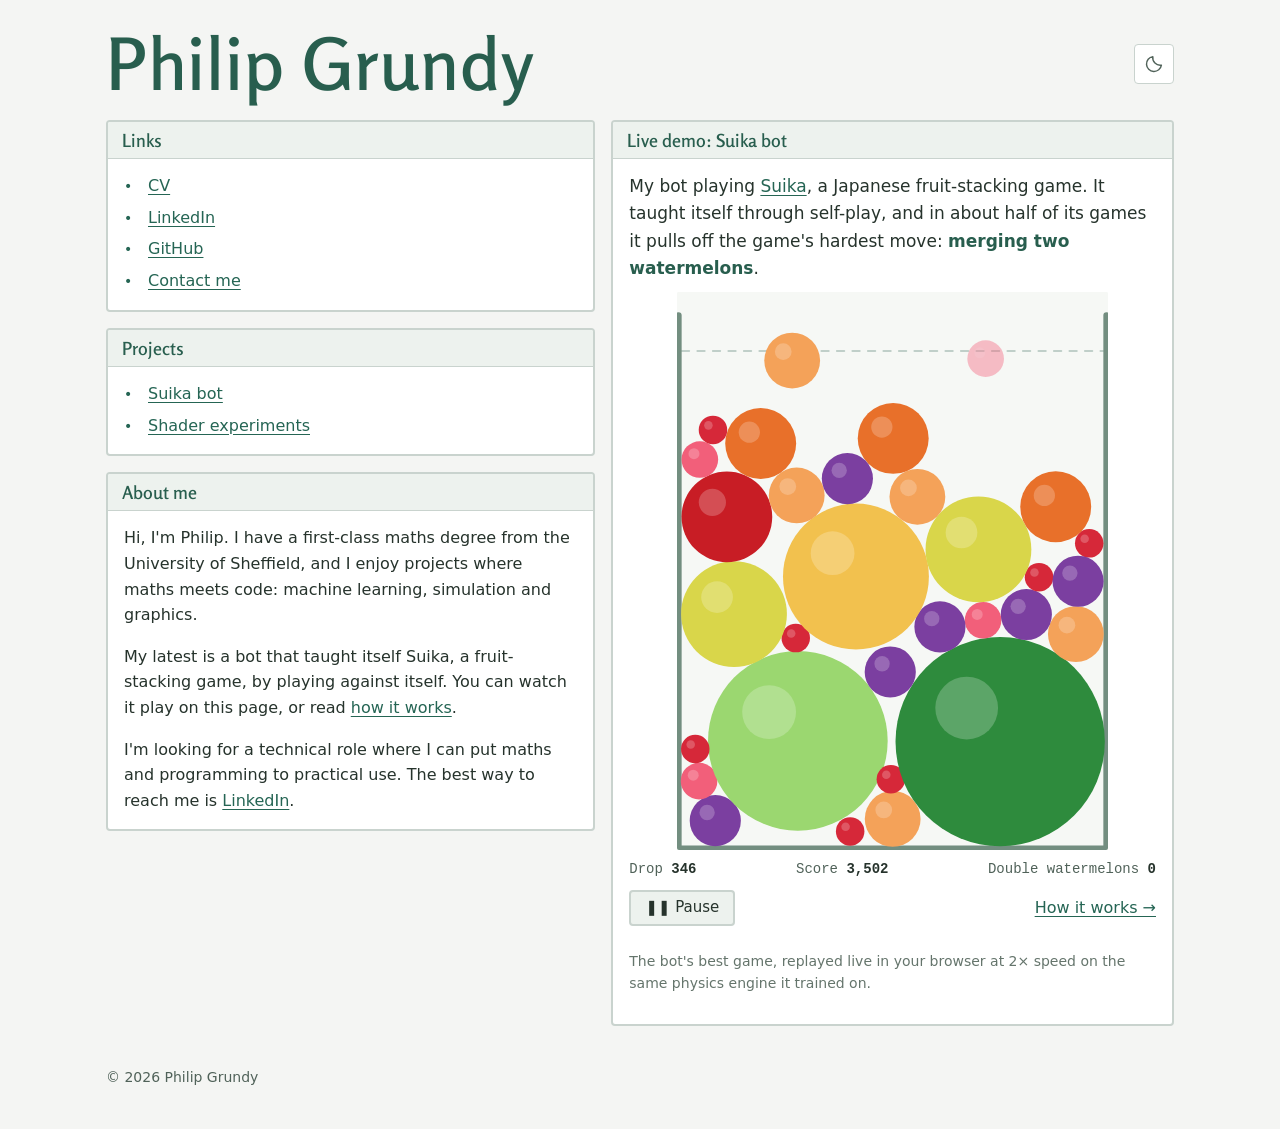
<file: index.html>
<!doctype html>
<html lang="en">
<head>
<meta charset="utf-8">
<meta name="viewport" content="width=device-width, initial-scale=1">
<title>Philip Grundy</title>
<meta property="og:title" content="Philip Grundy">
<meta property="og:type" content="website">
<meta name="theme-color" content="#f4f5f3" media="(prefers-color-scheme: light)">
<meta name="theme-color" content="#070b18" media="(prefers-color-scheme: dark)">
<link rel="icon" href="/assets/img/favicon.svg?v=2" type="image/svg+xml">
<script>try{var t=localStorage.getItem("theme");if(t==="dark"||t==="light")document.documentElement.dataset.theme=t}catch(e){}</script>
<link rel="stylesheet" href="/assets/css/site.css?v=9">
</head>
<body>
<a class="skip-link" href="#main">Skip to content</a>

<header class="site-header">
  <div class="wrap">
    <div>
      <h1 class="site-title"><a href="/">Philip Grundy</a></h1>
    </div>
    <button class="theme-toggle" type="button" aria-label="Toggle colour theme" hidden><svg class="theme-icon-sun" viewBox="0 0 24 24" aria-hidden="true"><circle cx="12" cy="12" r="4"/><path d="M12 2v2m0 16v2M2 12h2m16 0h2M4.93 4.93l1.42 1.42m11.3 11.3 1.42 1.42M4.93 19.07l1.42-1.42m11.3-11.3 1.42-1.42"/></svg><svg class="theme-icon-moon" viewBox="0 0 24 24" aria-hidden="true"><path d="M20.9 13.4A9 9 0 0 1 10.6 3.1a9 9 0 1 0 10.3 10.3Z"/></svg></button>
  </div>
</header>

<main id="main">
  <div class="wrap home-grid">
   <div class="stack area-left">

    <section class="box" aria-labelledby="links-title">
      <h2 class="box-title" id="links-title">Links</h2>
      <div class="box-body">
        <ul class="link-list">
          <li style="--c:#f2c14e"><a href="/cv/PhilipGrundy_CV.pdf?v=3" target="_blank" rel="noopener">CV</a></li>
          <li style="--c:#2e8b3d"><a href="https://www.linkedin.com/in/philip-grundy-b4a55b2a1">LinkedIn</a></li>
          <li style="--c:#7b3fa0"><a href="https://github.com/philipgrundy">GitHub</a></li>
          <li style="--c:#f4a259"><details class="contact-details"><summary>Contact me</summary><p>The best way to reach me is via <a href="https://www.linkedin.com/in/philip-grundy-b4a55b2a1">LinkedIn</a>.</p></details></li>
        </ul>
      </div>
    </section>

    <section class="box" aria-labelledby="projects-title">
      <h2 class="box-title" id="projects-title">Projects</h2>
      <div class="box-body">
        <ul class="link-list">
          <li><a href="/projects/suika/">Suika bot</a></li>
          <li><a href="/projects/shaders/">Shader experiments</a></li>
        </ul>
      </div>
    </section>

    <section class="box" aria-labelledby="about-title">
      <h2 class="box-title" id="about-title">About me</h2>
      <div class="box-body">
        <p>Hi, I'm Philip. I have a first-class maths degree from the University of Sheffield, and I enjoy projects where maths meets code: machine learning, simulation and graphics.</p>
        <p>My latest is a bot that taught itself Suika, a fruit-stacking game, by playing against itself. You can watch it play on this page, or read <a href="/projects/suika/">how it works</a>.</p>
        <p>I'm looking for a technical role where I can put maths and programming to practical use. The best way to reach me is <a href="https://www.linkedin.com/in/philip-grundy-b4a55b2a1">LinkedIn</a>.</p>
      </div>
    </section>

   </div>

    <section class="box area-suika" aria-labelledby="suika-title">
      <h2 class="box-title" id="suika-title">Live demo: Suika bot</h2>
      <div class="box-body">
        <div class="suika-player" data-suika data-wasm="/assets/suika/engine.wasm" data-game="/assets/suika/best-game.json" data-start="345" data-speed="2">
          <p class="headline">My bot playing <a href="https://playsuikagame.com/">Suika</a>, a Japanese fruit-stacking game. It taught itself through self-play, and in about half of its games it pulls off the game's hardest move: <strong>merging two watermelons</strong>.</p>
          <div class="suika-stage">
            <canvas width="556" height="720" role="img" aria-label="The Suika bot playing its best game: fruit drop into a box and merge into bigger fruit."></canvas>
            <div class="suika-flash" aria-hidden="true">Double watermelon!</div>
          </div>
          <div class="suika-hud">
            <span>Drop <strong data-drop>0</strong></span>
            <span>Score <strong data-score>0</strong></span>
            <span>Double watermelons <strong data-clears>0</strong></span>
          </div>
          <div class="suika-controls">
            <button class="btn" type="button" data-toggle>❚❚ Pause</button>
            <a href="/projects/suika/">How it works →</a>
          </div>
          <p class="muted" data-status></p>
          <p class="muted">The bot's best game, replayed live in your browser at 2× speed on the same physics engine it trained on.</p>
        </div>
      </div>
    </section>

  </div>
</main>

<footer class="site-footer">
  <div class="wrap">
    <p>© <span data-year>2026</span> Philip Grundy</p>
  </div>
</footer>

<script src="/assets/js/site.js?v=3" defer></script>
<script src="/assets/js/suika-mini.js?v=2" defer></script>
</body>
</html>
</file>
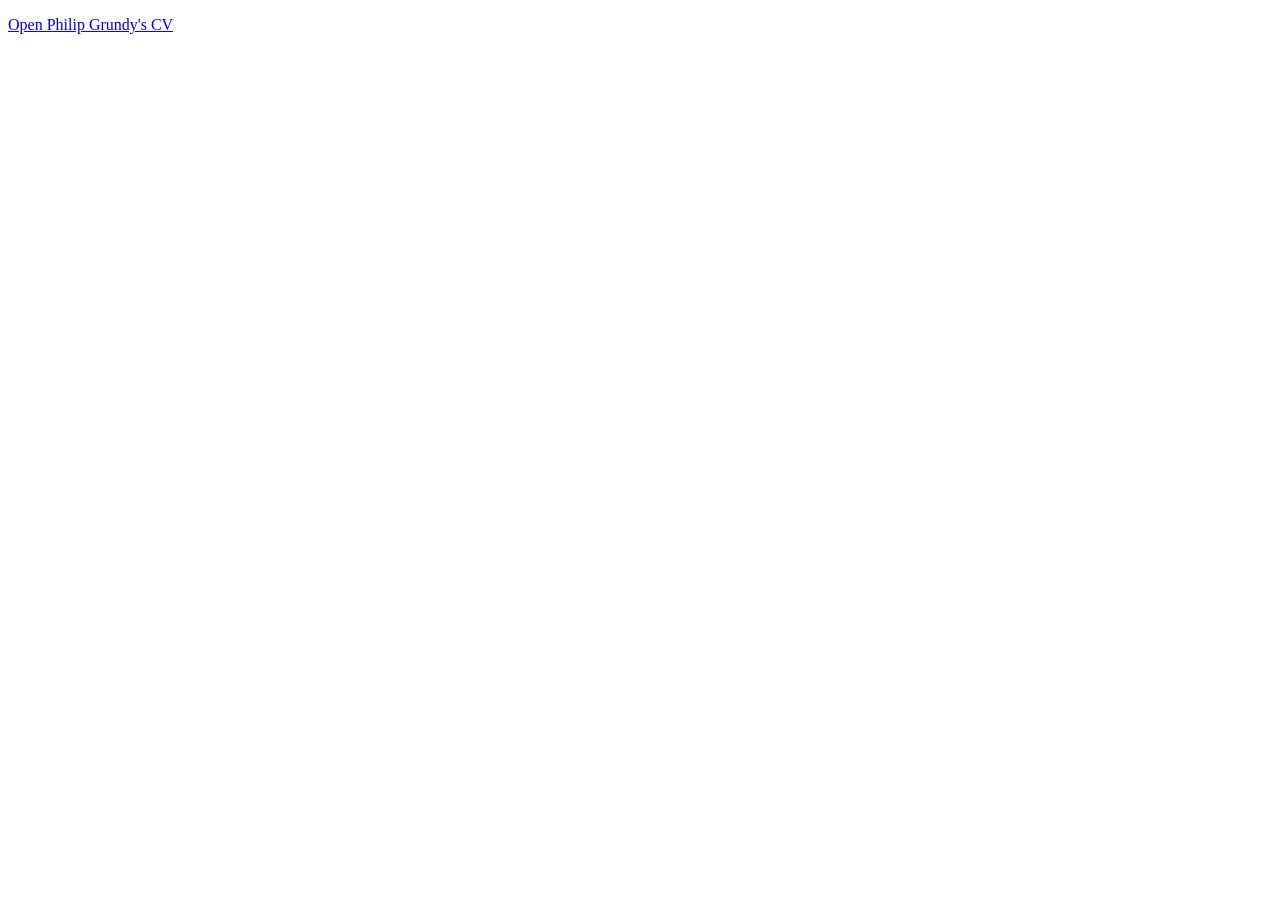
<file: cv/index.html>
<!doctype html>
<html lang="en">
<head>
<meta charset="utf-8">
<meta name="viewport" content="width=device-width, initial-scale=1">
<title>CV · Philip Grundy</title>
<meta http-equiv="refresh" content="0; url=/cv/PhilipGrundy_CV.pdf?v=3">
<link rel="canonical" href="/cv/PhilipGrundy_CV.pdf?v=3">
</head>
<body>
<p><a href="/cv/PhilipGrundy_CV.pdf?v=3">Open Philip Grundy's CV</a></p>
</body>
</html>
</file>
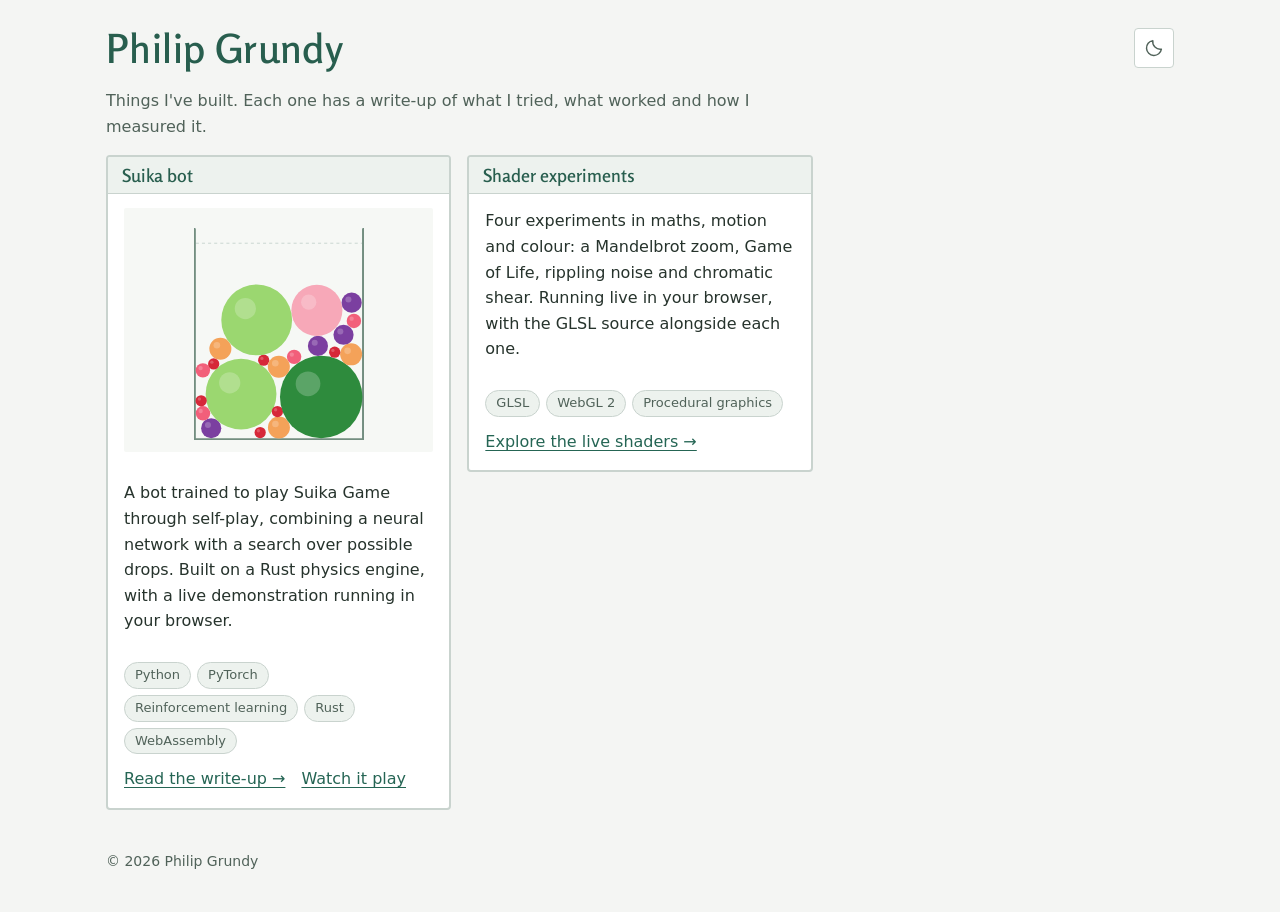
<file: projects/index.html>
<!doctype html>
<html lang="en">
<head>
<meta charset="utf-8">
<meta name="viewport" content="width=device-width, initial-scale=1">
<title>Projects · Philip Grundy</title>
<meta name="description" content="Data science and machine learning projects by Philip Grundy, each with a write-up of what I tried, what worked and how I measured it.">
<meta property="og:title" content="Projects · Philip Grundy">
<meta property="og:description" content="Data science and machine learning projects, each with a write-up.">
<meta property="og:type" content="website">
<meta name="theme-color" content="#f4f5f3" media="(prefers-color-scheme: light)">
<meta name="theme-color" content="#070b18" media="(prefers-color-scheme: dark)">
<link rel="icon" href="/assets/img/favicon.svg?v=2" type="image/svg+xml">
<script>try{var t=localStorage.getItem("theme");if(t==="dark"||t==="light")document.documentElement.dataset.theme=t}catch(e){}</script>
<link rel="stylesheet" href="/assets/css/site.css?v=9">
</head>
<body>
<a class="skip-link" href="#main">Skip to content</a>

<header class="site-header">
  <div class="wrap">
    <div>
      <p class="site-title site-title--small"><a href="/">Philip Grundy</a></p>
    </div>
    <button class="theme-toggle" type="button" aria-label="Toggle colour theme" hidden><svg class="theme-icon-sun" viewBox="0 0 24 24" aria-hidden="true"><circle cx="12" cy="12" r="4"/><path d="M12 2v2m0 16v2M2 12h2m16 0h2M4.93 4.93l1.42 1.42m11.3 11.3 1.42 1.42M4.93 19.07l1.42-1.42m11.3-11.3 1.42-1.42"/></svg><svg class="theme-icon-moon" viewBox="0 0 24 24" aria-hidden="true"><path d="M20.9 13.4A9 9 0 0 1 10.6 3.1a9 9 0 1 0 10.3 10.3Z"/></svg></button>
  </div>
</header>

<main id="main">
  <div class="wrap">
    <h1 class="sr-only">Projects</h1>
    <p class="page-intro">Things I've built. Each one has a write-up of what I tried, what worked and how I measured it.</p>

    <div class="project-grid">
      <article class="box project-card" aria-labelledby="p-suika">
        <h2 class="box-title" id="p-suika">Suika bot</h2>
        <div class="box-body">
          <a class="thumb" href="/projects/suika/" aria-label="Suika bot write-up"><svg class="board-svg" viewBox="49 -6 556 720" role="img" aria-label="A Suika board from the bot's best game, packed with fruit around a watermelon"><rect class="board-bg" x="49" y="-6" width="556" height="720"/><line class="board-line" x1="55" y1="70" x2="599" y2="70"/><path class="board-wall" d="M51 24 V712 H603 V24"/><circle cx="327" cy="673.2" r="36" fill="#f4a259"/><circle cx="315.5" cy="661.7" r="10.8" fill="#fff" fill-opacity=".22"/><circle cx="265.6" cy="689.8" r="18.4" fill="#d62839"/><circle cx="259.7" cy="683.9" r="5.5" fill="#fff" fill-opacity=".22"/><circle cx="105.3" cy="675.6" r="33" fill="#7b3fa0"/><circle cx="94.7" cy="665.1" r="9.9" fill="#fff" fill-opacity=".22"/><circle cx="78.4" cy="626.8" r="23.6" fill="#f25f7a"/><circle cx="70.8" cy="619.2" r="7.1" fill="#fff" fill-opacity=".22"/><circle cx="203" cy="563.9" r="115.9" fill="#9bd770"/><circle cx="165.9" cy="526.9" r="34.8" fill="#fff" fill-opacity=".22"/><circle cx="72.4" cy="585.8" r="18.4" fill="#d62839"/><circle cx="66.6" cy="579.9" r="5.5" fill="#fff" fill-opacity=".22"/><circle cx="322" cy="621.1" r="18.4" fill="#d62839"/><circle cx="316.1" cy="615.2" r="5.5" fill="#fff" fill-opacity=".22"/><circle cx="277.1" cy="452.9" r="18.4" fill="#d62839"/><circle cx="271.2" cy="447" r="5.5" fill="#fff" fill-opacity=".22"/><circle cx="465.4" cy="573.4" r="135" fill="#2e8b3d"/><circle cx="422.2" cy="530.2" r="40.5" fill="#fff" fill-opacity=".22"/><circle cx="376.7" cy="442" r="23.6" fill="#f25f7a"/><circle cx="369.2" cy="434.5" r="7.1" fill="#fff" fill-opacity=".22"/><circle cx="563.3" cy="433.8" r="36" fill="#f4a259"/><circle cx="551.7" cy="422.3" r="10.8" fill="#fff" fill-opacity=".22"/><circle cx="454.7" cy="406.1" r="33" fill="#7b3fa0"/><circle cx="444.1" cy="395.5" r="9.9" fill="#fff" fill-opacity=".22"/><circle cx="509.5" cy="426.6" r="18.4" fill="#d62839"/><circle cx="503.6" cy="420.8" r="5.5" fill="#fff" fill-opacity=".22"/><circle cx="538.4" cy="369.7" r="33" fill="#7b3fa0"/><circle cx="527.9" cy="359.1" r="9.9" fill="#fff" fill-opacity=".22"/><circle cx="78.1" cy="486.1" r="23.6" fill="#f25f7a"/><circle cx="70.5" cy="478.6" r="7.1" fill="#fff" fill-opacity=".22"/><circle cx="113.4" cy="465.3" r="18.4" fill="#d62839"/><circle cx="107.5" cy="459.4" r="5.5" fill="#fff" fill-opacity=".22"/><circle cx="451.2" cy="289.8" r="83.6" fill="#f7a8b8"/><circle cx="424.4" cy="263" r="25.1" fill="#fff" fill-opacity=".22"/><circle cx="326.7" cy="474.3" r="36" fill="#f4a259"/><circle cx="315.1" cy="462.7" r="10.8" fill="#fff" fill-opacity=".22"/><circle cx="565" cy="264.6" r="33" fill="#7b3fa0"/><circle cx="554.4" cy="254.1" r="9.9" fill="#fff" fill-opacity=".22"/><circle cx="572.4" cy="324.5" r="23.6" fill="#f25f7a"/><circle cx="564.9" cy="316.9" r="7.1" fill="#fff" fill-opacity=".22"/><circle cx="135.3" cy="415.6" r="36" fill="#f4a259"/><circle cx="123.8" cy="404" r="10.8" fill="#fff" fill-opacity=".22"/><circle cx="254.2" cy="321.1" r="115.9" fill="#9bd770"/><circle cx="217.1" cy="284" r="34.8" fill="#fff" fill-opacity=".22"/></svg></a>
          <p>A bot trained to play Suika Game through self-play, combining a neural network with a search over possible drops. Built on a Rust physics engine, with a live demonstration running in your browser.</p>
          <ul class="tags"><li>Python</li><li>PyTorch</li><li>Reinforcement learning</li><li>Rust</li><li>WebAssembly</li></ul>
          <div class="card-links"><a href="/projects/suika/">Read the write-up →</a> <a href="/projects/suika/#watch">Watch it play</a></div>
        </div>
      </article>

      <article class="box project-card" aria-labelledby="p-shaders">
        <h2 class="box-title" id="p-shaders">Shader experiments</h2>
        <div class="box-body">
          <p>Four experiments in maths, motion and colour: a Mandelbrot zoom, Game of Life, rippling noise and chromatic shear. Running live in your browser, with the GLSL source alongside each one.</p>
          <ul class="tags"><li>GLSL</li><li>WebGL 2</li><li>Procedural graphics</li></ul>
          <div class="card-links"><a href="/projects/shaders/">Explore the live shaders →</a></div>
        </div>
      </article>
    </div>
  </div>
</main>

<footer class="site-footer">
  <div class="wrap">
    <p>© <span data-year>2026</span> Philip Grundy</p>
  </div>
</footer>

<script src="/assets/js/site.js?v=3" defer></script>
</body>
</html>
</file>
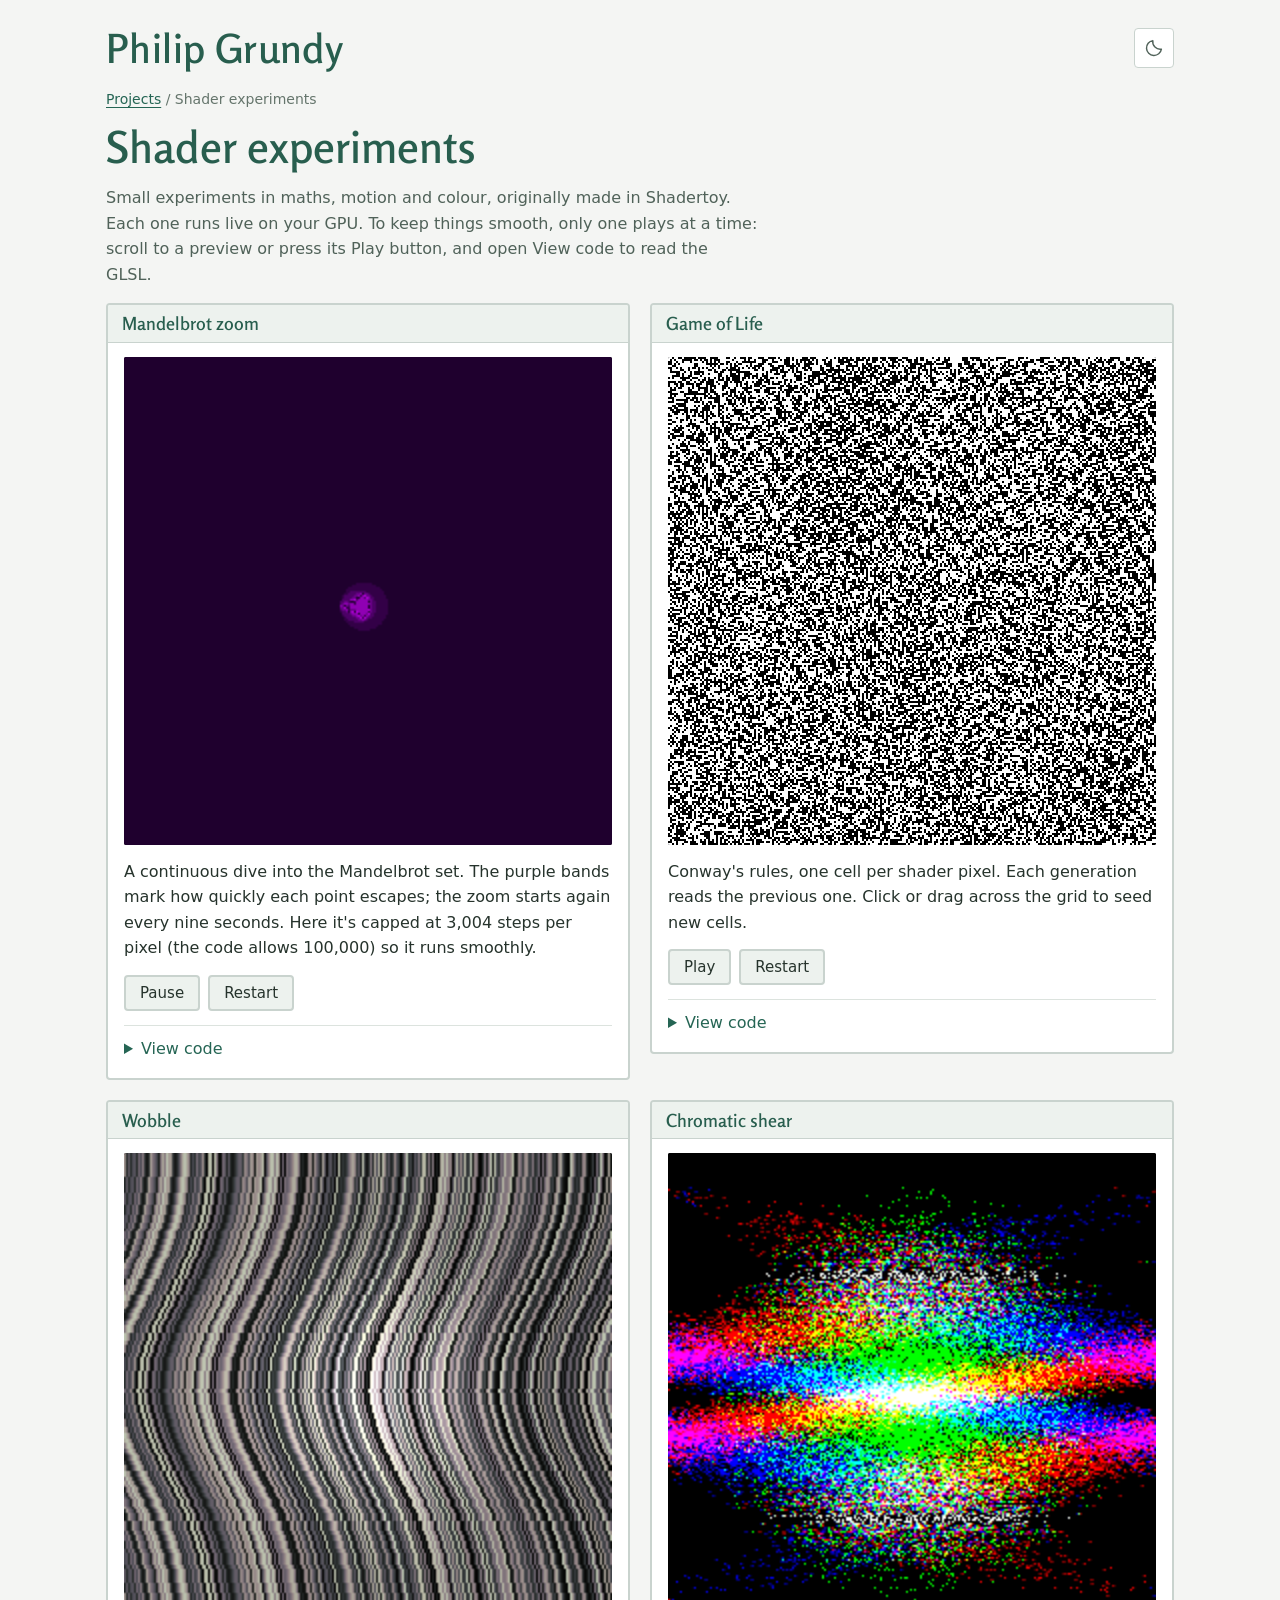
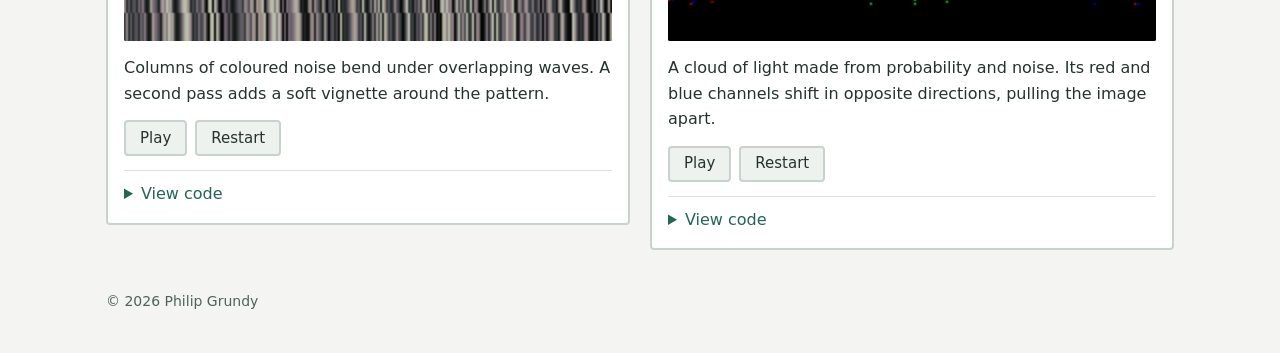
<file: projects/shaders/index.html>
<!doctype html>
<html lang="en">
<head>
<meta charset="utf-8">
<meta name="viewport" content="width=device-width, initial-scale=1">
<title>Shader experiments · Philip Grundy</title>
<meta name="description" content="Four live GLSL experiments by Philip Grundy: a Mandelbrot zoom, Conway's Game of Life, animated noise and chromatic shear.">
<meta property="og:title" content="Shader experiments · Philip Grundy">
<meta property="og:type" content="website">
<meta name="theme-color" content="#f4f5f3" media="(prefers-color-scheme: light)">
<meta name="theme-color" content="#070b18" media="(prefers-color-scheme: dark)">
<link rel="icon" href="/assets/img/favicon.svg?v=2" type="image/svg+xml">
<script>try{var t=localStorage.getItem("theme");if(t==="dark"||t==="light")document.documentElement.dataset.theme=t}catch(e){}</script>
<link rel="stylesheet" href="/assets/css/site.css?v=9">
</head>
<body>
<a class="skip-link" href="#main">Skip to content</a>
<header class="site-header">
  <div class="wrap">
    <p class="site-title site-title--small"><a href="/">Philip Grundy</a></p>
    <button class="theme-toggle" type="button" aria-label="Toggle colour theme" hidden><svg class="theme-icon-sun" viewBox="0 0 24 24" aria-hidden="true"><circle cx="12" cy="12" r="4"/><path d="M12 2v2m0 16v2M2 12h2m16 0h2M4.93 4.93l1.42 1.42m11.3 11.3 1.42 1.42M4.93 19.07l1.42-1.42m11.3-11.3 1.42-1.42"/></svg><svg class="theme-icon-moon" viewBox="0 0 24 24" aria-hidden="true"><path d="M20.9 13.4A9 9 0 0 1 10.6 3.1a9 9 0 1 0 10.3 10.3Z"/></svg></button>
  </div>
</header>
<main id="main">
  <div class="wrap">
    <p class="breadcrumb"><a href="/projects/">Projects</a> / Shader experiments</p>
    <h1 class="article-title">Shader experiments</h1>
    <p class="page-intro">Small experiments in maths, motion and colour, originally made in Shadertoy. Each one runs live on your GPU. To keep things smooth, only one plays at a time: scroll to a preview or press its Play button, and open View code to read the GLSL.</p>
    <noscript><p class="callout">Enable JavaScript to run the previews. The <a href="/assets/shaders/shaders.json">shader source</a> is also available as a download.</p></noscript>
    <div class="shader-grid">
      <article class="box shader-card" data-shader="mandelbrot" data-loop="9" data-replace-from="int maxSteps = 100000;" data-replace-to="int maxSteps = 3004;" aria-labelledby="s-mandelbrot">
        <h2 class="box-title" id="s-mandelbrot">Mandelbrot zoom</h2>
        <div class="box-body">
          <canvas width="512" height="512" role="img" aria-label="A purple Mandelbrot fractal, zooming into finer detail">A live Mandelbrot fractal.</canvas>
          <p>A continuous dive into the Mandelbrot set. The purple bands mark how quickly each point escapes; the zoom starts again every nine seconds. Here it's capped at 3,004 steps per pixel (the code allows 100,000) so it runs smoothly.</p>
          <div class="shader-controls"><button class="btn" type="button" data-shader-toggle disabled>Pause</button><button class="btn" type="button" data-shader-restart aria-label="Restart Mandelbrot zoom" disabled>Restart</button></div>
          <p class="muted shader-status" data-shader-status role="status">Loading preview…</p>
          <details><summary>View code</summary><div class="shader-source" data-shader-source></div></details>
        </div>
      </article>
      <article class="box shader-card" data-shader="game-of-life" aria-labelledby="s-life">
        <h2 class="box-title" id="s-life">Game of Life</h2>
        <div class="box-body">
          <canvas class="shader-cells" width="512" height="512" role="img" aria-label="Conway's Game of Life: white cells evolving on a black grid">A live cellular automaton.</canvas>
          <p>Conway's rules, one cell per shader pixel. Each generation reads the previous one. Click or drag across the grid to seed new cells.</p>
          <div class="shader-controls"><button class="btn" type="button" data-shader-toggle disabled>Pause</button><button class="btn" type="button" data-shader-restart aria-label="Restart Game of Life" disabled>Restart</button></div>
          <p class="muted shader-status" data-shader-status role="status">Loading preview…</p>
          <details><summary>View code</summary><div class="shader-source" data-shader-source></div></details>
        </div>
      </article>
      <article class="box shader-card" data-shader="wobble" aria-labelledby="s-wobble">
        <h2 class="box-title" id="s-wobble">Wobble</h2>
        <div class="box-body">
          <canvas width="512" height="512" role="img" aria-label="Bands of colourful noise rippling from side to side">An animated colour pattern.</canvas>
          <p>Columns of coloured noise bend under overlapping waves. A second pass adds a soft vignette around the pattern.</p>
          <div class="shader-controls"><button class="btn" type="button" data-shader-toggle disabled>Pause</button><button class="btn" type="button" data-shader-restart aria-label="Restart Wobble" disabled>Restart</button></div>
          <p class="muted shader-status" data-shader-status role="status">Loading preview…</p>
          <details><summary>View code</summary><div class="shader-source" data-shader-source></div></details>
        </div>
      </article>
      <article class="box shader-card" data-shader="chromatic-shear" aria-labelledby="s-shear">
        <h2 class="box-title" id="s-shear">Chromatic shear</h2>
        <div class="box-body">
          <canvas width="512" height="512" role="img" aria-label="A cloud of speckled light splitting into moving red, green and blue waves">A chromatic shear effect.</canvas>
          <p>A cloud of light made from probability and noise. Its red and blue channels shift in opposite directions, pulling the image apart.</p>
          <div class="shader-controls"><button class="btn" type="button" data-shader-toggle disabled>Pause</button><button class="btn" type="button" data-shader-restart aria-label="Restart Chromatic shear" disabled>Restart</button></div>
          <p class="muted shader-status" data-shader-status role="status">Loading preview…</p>
          <details><summary>View code</summary><div class="shader-source" data-shader-source></div></details>
        </div>
      </article>
    </div>
  </div>
</main>
<footer class="site-footer"><div class="wrap"><p>© <span data-year>2026</span> Philip Grundy</p></div></footer>
<script src="/assets/js/site.js?v=3" defer></script>
<script src="/assets/js/shaders.js?v=5" defer></script>
</body>
</html>
</file>
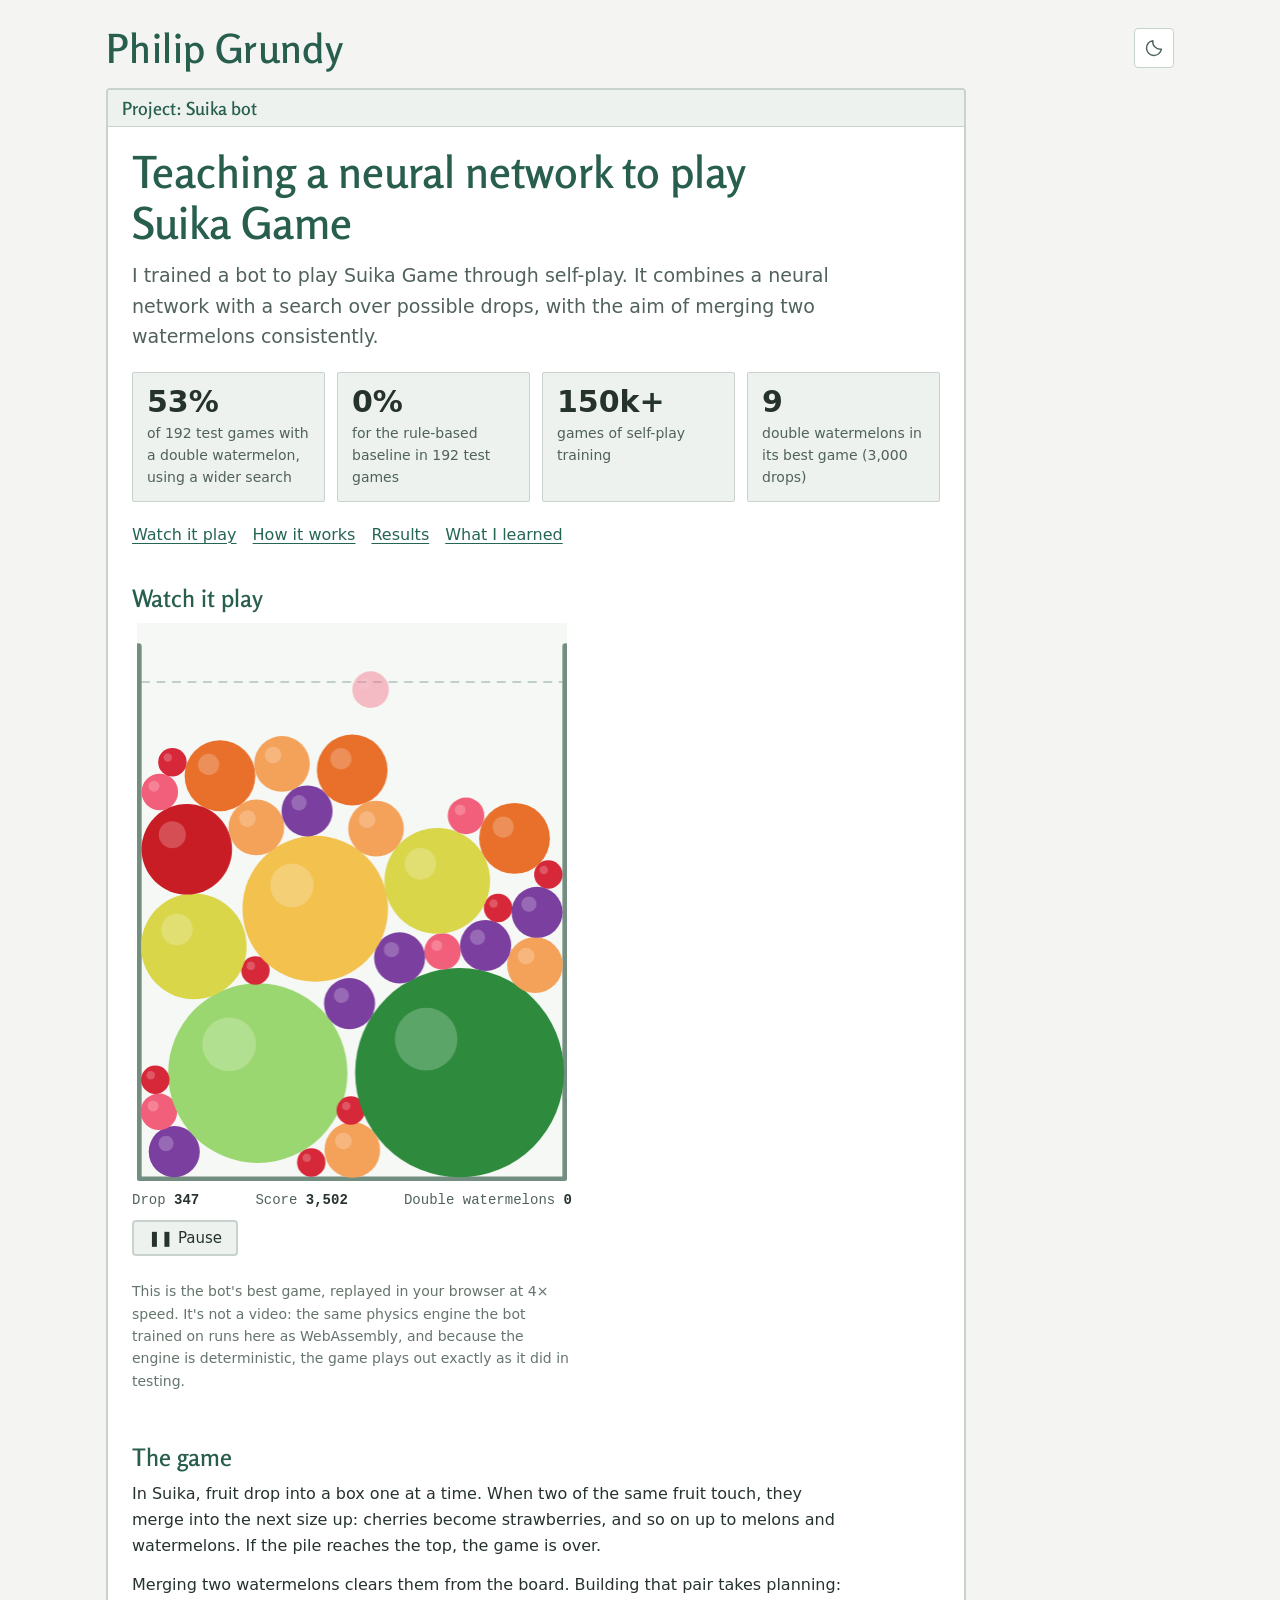
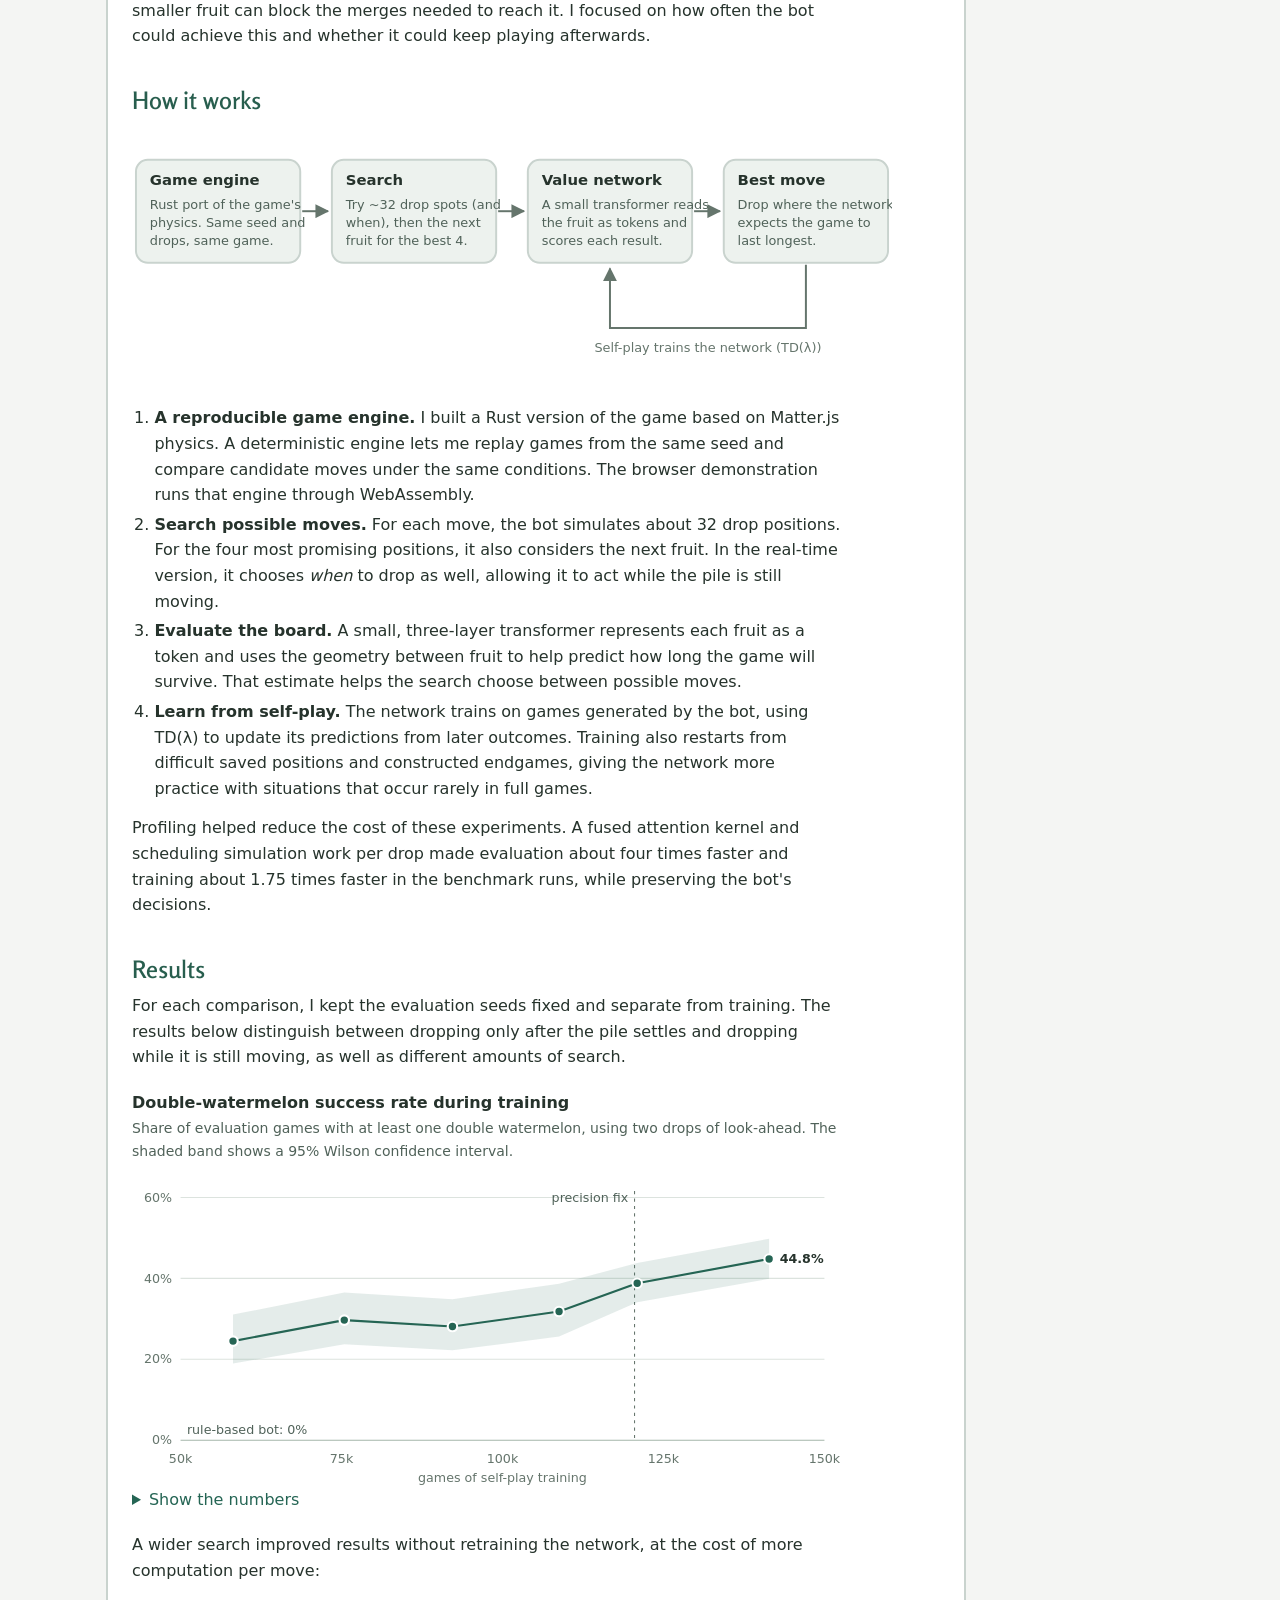
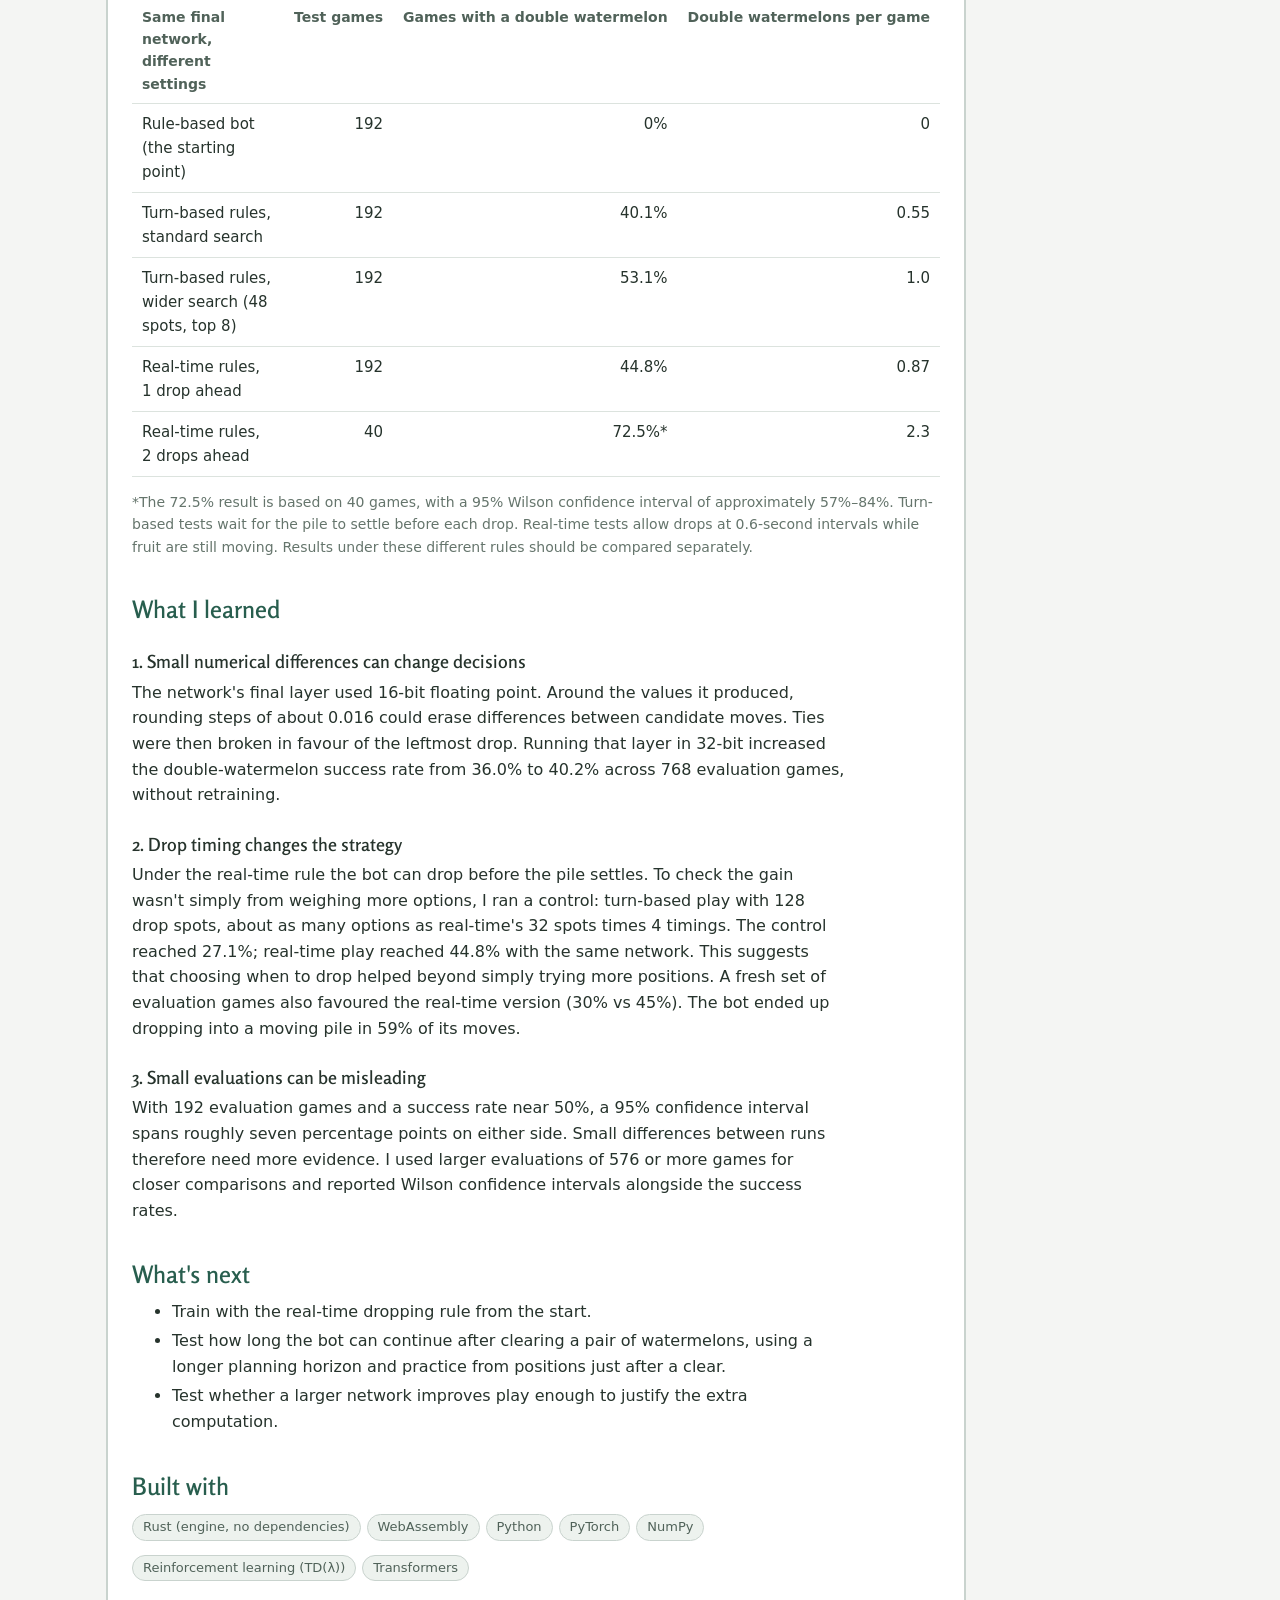
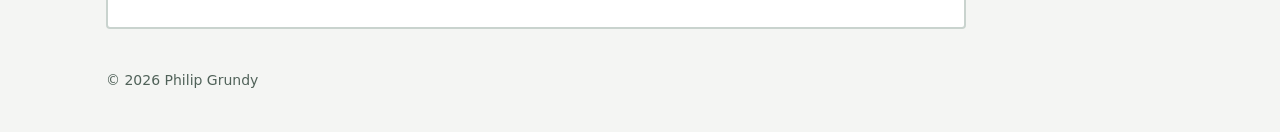
<file: projects/suika/index.html>
<!doctype html>
<html lang="en">
<head>
<meta charset="utf-8">
<meta name="viewport" content="width=device-width, initial-scale=1">
<title>Teaching a neural network to play Suika Game · Philip Grundy</title>
<meta name="description" content="How I trained a neural network to play Suika, the watermelon game, through self-play: the engine, the search, the value network, the results and what I learned measuring them.">
<meta property="og:title" content="Teaching a neural network to play Suika Game · Philip Grundy">
<meta property="og:description" content="A self-play bot for the watermelon game that clears a double watermelon in about half its games.">
<meta property="og:type" content="article">
<meta name="theme-color" content="#f4f5f3" media="(prefers-color-scheme: light)">
<meta name="theme-color" content="#070b18" media="(prefers-color-scheme: dark)">
<link rel="icon" href="/assets/img/favicon.svg?v=2" type="image/svg+xml">
<script>try{var t=localStorage.getItem("theme");if(t==="dark"||t==="light")document.documentElement.dataset.theme=t}catch(e){}</script>
<link rel="stylesheet" href="/assets/css/site.css?v=9">
</head>
<body>
<a class="skip-link" href="#main">Skip to content</a>

<header class="site-header">
  <div class="wrap">
    <div>
      <p class="site-title site-title--small"><a href="/">Philip Grundy</a></p>
    </div>
    <button class="theme-toggle" type="button" aria-label="Toggle colour theme" hidden><svg class="theme-icon-sun" viewBox="0 0 24 24" aria-hidden="true"><circle cx="12" cy="12" r="4"/><path d="M12 2v2m0 16v2M2 12h2m16 0h2M4.93 4.93l1.42 1.42m11.3 11.3 1.42 1.42M4.93 19.07l1.42-1.42m11.3-11.3 1.42-1.42"/></svg><svg class="theme-icon-moon" viewBox="0 0 24 24" aria-hidden="true"><path d="M20.9 13.4A9 9 0 0 1 10.6 3.1a9 9 0 1 0 10.3 10.3Z"/></svg></button>
  </div>
</header>

<main id="main">
  <div class="wrap">
    <article class="box box--narrow">
      <p class="box-title">Project: Suika bot</p>
      <div class="box-body">
        <div class="prose">
          <h1 class="article-title">Teaching a neural network to play Suika Game</h1>
          <p class="lede">I trained a bot to play Suika Game through self-play. It combines a neural network with a search over possible drops, with the aim of merging two watermelons consistently.</p>
        </div>

        <div class="facts">
          <div class="fact"><span class="num">53%</span><span class="lbl">of 192 test games with a double watermelon, using a wider search</span></div>
          <div class="fact"><span class="num">0%</span><span class="lbl">for the rule-based baseline in 192 test games</span></div>
          <div class="fact"><span class="num">150k+</span><span class="lbl">games of self-play training</span></div>
          <div class="fact"><span class="num">9</span><span class="lbl">double watermelons in its best game (3,000 drops)</span></div>
        </div>

        <p class="card-links"><a href="#watch">Watch it play</a> <a href="#how">How it works</a> <a href="#results">Results</a> <a href="#learned">What I learned</a></p>

        <div class="prose">
          <h2 id="watch">Watch it play</h2>
        </div>
        <div class="suika-player watch-player" data-suika data-wasm="/assets/suika/engine.wasm" data-game="/assets/suika/best-game.json" data-start="345" data-speed="4">
          <div class="suika-stage">
            <canvas width="556" height="720" role="img" aria-label="The Suika bot playing its best game: fruit drop into a box and merge into bigger fruit."></canvas>
            <div class="suika-flash" aria-hidden="true">Double watermelon!</div>
          </div>
          <div class="suika-hud">
            <span>Drop <strong data-drop>0</strong></span>
            <span>Score <strong data-score>0</strong></span>
            <span>Double watermelons <strong data-clears>0</strong></span>
          </div>
          <div class="suika-controls"><button class="btn" type="button" data-toggle>❚❚ Pause</button></div>
          <p class="muted" data-status></p>
          <p class="muted">This is the bot's best game, replayed in your browser at 4× speed. It's not a video: the same physics engine the bot trained on runs here as WebAssembly, and because the engine is deterministic, the game plays out exactly as it did in testing.</p>
        </div>

        <div class="prose">
          <h2 id="game">The game</h2>
          <p>In Suika, fruit drop into a box one at a time. When two of the same fruit touch, they merge into the next size up: cherries become strawberries, and so on up to melons and watermelons. If the pile reaches the top, the game is over.</p>
          <p>Merging two watermelons clears them from the board. Building that pair takes planning: smaller fruit can block the merges needed to reach it. I focused on how often the bot could achieve this and whether it could keep playing afterwards.</p>

          <h2 id="how">How it works</h2>
        </div>

        <figure class="diagram">
          <svg class="diagram-wide" viewBox="-4 -4 768 252" role="img" aria-label="Diagram: the game engine feeds a search over drop positions; a value network scores each resulting board; the bot plays the best move, and its games train the network.">
            <defs><marker id="arrow-w" viewBox="0 0 10 10" refX="9" refY="5" markerWidth="7" markerHeight="7" orient="auto-start-reverse"><path class="arrow-head" d="M0 0 L10 5 L0 10 z"/></marker></defs>
            <rect class="node" x="0" y="20" width="166" height="104" rx="12"/>
            <text class="node-title" x="14" y="46">Game engine</text>
            <text class="node-text" x="14" y="70">Rust port of the game's</text>
            <text class="node-text" x="14" y="88">physics. Same seed and</text>
            <text class="node-text" x="14" y="106">drops, same game.</text>
            <rect class="node" x="198" y="20" width="166" height="104" rx="12"/>
            <text class="node-title" x="212" y="46">Search</text>
            <text class="node-text" x="212" y="70">Try ~32 drop spots (and</text>
            <text class="node-text" x="212" y="88">when), then the next</text>
            <text class="node-text" x="212" y="106">fruit for the best 4.</text>
            <rect class="node" x="396" y="20" width="166" height="104" rx="12"/>
            <text class="node-title" x="410" y="46">Value network</text>
            <text class="node-text" x="410" y="70">A small transformer reads</text>
            <text class="node-text" x="410" y="88">the fruit as tokens and</text>
            <text class="node-text" x="410" y="106">scores each result.</text>
            <rect class="node" x="594" y="20" width="166" height="104" rx="12"/>
            <text class="node-title" x="608" y="46">Best move</text>
            <text class="node-text" x="608" y="70">Drop where the network</text>
            <text class="node-text" x="608" y="88">expects the game to</text>
            <text class="node-text" x="608" y="106">last longest.</text>
            <line class="arrow" x1="168" y1="72" x2="194" y2="72" marker-end="url(#arrow-w)"/>
            <line class="arrow" x1="366" y1="72" x2="392" y2="72" marker-end="url(#arrow-w)"/>
            <line class="arrow" x1="564" y1="72" x2="590" y2="72" marker-end="url(#arrow-w)"/>
            <path class="arrow" d="M677 126 V190 H479 V130" marker-end="url(#arrow-w)"/>
            <text class="loop-label" x="578" y="214" text-anchor="middle">Self-play trains the network (TD(λ))</text>
          </svg>
          <svg class="diagram-tall" viewBox="-4 -4 348 490" role="img" aria-label="Diagram: the game engine feeds a search over drop positions; a value network scores each resulting board; the bot plays the best move, and its games train the network.">
            <defs><marker id="arrow-t" viewBox="0 0 10 10" refX="9" refY="5" markerWidth="7" markerHeight="7" orient="auto-start-reverse"><path class="arrow-head" d="M0 0 L10 5 L0 10 z"/></marker></defs>
            <rect class="node" x="0" y="0" width="300" height="84" rx="12"/>
            <text class="node-title" x="14" y="26">Game engine</text>
            <text class="node-text" x="14" y="50">Rust port of the game's physics.</text>
            <text class="node-text" x="14" y="68">Same seed and drops, same game.</text>
            <rect class="node" x="0" y="112" width="300" height="84" rx="12"/>
            <text class="node-title" x="14" y="138">Search</text>
            <text class="node-text" x="14" y="162">Simulate ~32 drop spots (and when),</text>
            <text class="node-text" x="14" y="180">then the next fruit for the top 4.</text>
            <rect class="node" x="0" y="224" width="300" height="84" rx="12"/>
            <text class="node-title" x="14" y="250">Value network</text>
            <text class="node-text" x="14" y="274">A small transformer reads the fruit</text>
            <text class="node-text" x="14" y="292">as tokens and scores each result.</text>
            <rect class="node" x="0" y="336" width="300" height="84" rx="12"/>
            <text class="node-title" x="14" y="362">Best move</text>
            <text class="node-text" x="14" y="386">Drop where the network expects</text>
            <text class="node-text" x="14" y="404">the game to last longest.</text>
            <line class="arrow" x1="150" y1="86" x2="150" y2="108" marker-end="url(#arrow-t)"/>
            <line class="arrow" x1="150" y1="198" x2="150" y2="220" marker-end="url(#arrow-t)"/>
            <line class="arrow" x1="150" y1="310" x2="150" y2="332" marker-end="url(#arrow-t)"/>
            <path class="arrow" d="M302 378 H326 V266 H306" marker-end="url(#arrow-t)"/>
            <text class="loop-label" x="0" y="448">Self-play: its own games train</text>
            <text class="loop-label" x="0" y="466">the network with TD(λ).</text>
          </svg>
        </figure>

        <div class="prose">
          <ol>
            <li><strong>A reproducible game engine.</strong> I built a Rust version of the game based on Matter.js physics. A deterministic engine lets me replay games from the same seed and compare candidate moves under the same conditions. The browser demonstration runs that engine through WebAssembly.</li>
            <li><strong>Search possible moves.</strong> For each move, the bot simulates about 32 drop positions. For the four most promising positions, it also considers the next fruit. In the real-time version, it chooses <em>when</em> to drop as well, allowing it to act while the pile is still moving.</li>
            <li><strong>Evaluate the board.</strong> A small, three-layer transformer represents each fruit as a token and uses the geometry between fruit to help predict how long the game will survive. That estimate helps the search choose between possible moves.</li>
            <li><strong>Learn from self-play.</strong> The network trains on games generated by the bot, using TD(λ) to update its predictions from later outcomes. Training also restarts from difficult saved positions and constructed endgames, giving the network more practice with situations that occur rarely in full games.</li>
          </ol>
          <p>Profiling helped reduce the cost of these experiments. A fused attention kernel and scheduling simulation work per drop made evaluation about four times faster and training about 1.75 times faster in the benchmark runs, while preserving the bot's decisions.</p>

          <h2 id="results">Results</h2>
          <p>For each comparison, I kept the evaluation seeds fixed and separate from training. The results below distinguish between dropping only after the pile settles and dropping while it is still moving, as well as different amounts of search.</p>
        </div>

        <figure class="chart-figure">
  <p class="chart-title" id="curve-title">Double-watermelon success rate during training</p>
  <p class="chart-sub" id="curve-sub">Share of evaluation games with at least one double watermelon, using two drops of look-ahead. The shaded band shows a 95% Wilson confidence interval.</p>
  <div class="chart" data-points='[{"x": 95.7, "games": 58151, "p": 0.245, "n": 192, "lo": 0.1896, "hi": 0.3104}, {"x": 201.1, "games": 75430, "p": 0.297, "n": 192, "lo": 0.2369, "hi": 0.3651}, {"x": 303.6, "games": 92231, "p": 0.281, "n": 192, "lo": 0.2222, "hi": 0.3484}, {"x": 404.6, "games": 108795, "p": 0.318, "n": 192, "lo": 0.2562, "hi": 0.3869}, {"x": 478.6, "games": 120916, "p": 0.388, "n": 384, "lo": 0.3406, "hi": 0.4376}, {"x": 603.6, "games": 141413, "p": 0.448, "n": 384, "lo": 0.399, "hi": 0.498}]' data-width="720">
    <svg viewBox="0 0 720 300" role="img" aria-labelledby="curve-title curve-sub"><g class="grid"><line x1="46" x2="656" y1="179.3" y2="179.3"/><line x1="46" x2="656" y1="102.7" y2="102.7"/><line x1="46" x2="656" y1="26.0" y2="26.0"/></g><text x="38" y="260.0" text-anchor="end">0%</text><text x="38" y="183.3" text-anchor="end">20%</text><text x="38" y="106.7" text-anchor="end">40%</text><text x="38" y="30.0" text-anchor="end">60%</text><line class="axis-line" x1="46" x2="656" y1="256.0" y2="256.0"/><text x="46.0" y="278" text-anchor="middle">50k</text><text x="198.5" y="278" text-anchor="middle">75k</text><text x="351.0" y="278" text-anchor="middle">100k</text><text x="503.5" y="278" text-anchor="middle">125k</text><text x="656.0" y="278" text-anchor="middle">150k</text><text x="351.0" y="296" text-anchor="middle">games of self-play training</text><text class="annot" x="52" y="250.0">rule-based bot: 0%</text><line class="marker" x1="476.1" x2="476.1" y1="20" y2="256.0" stroke-dasharray="3 4"/><text class="annot" x="470.1" y="30" text-anchor="end">precision fix</text><path class="band" d="M95.7 137.0 L201.1 116.0 L303.6 122.4 L404.6 107.7 L478.6 88.2 L603.6 65.1 L603.6 103.0 L478.6 125.4 L404.6 157.8 L303.6 170.8 L201.1 165.2 L95.7 183.3 Z"/><path class="line" d="M95.7 162.1 L201.1 142.2 L303.6 148.3 L404.6 134.1 L478.6 107.3 L603.6 84.3"/><circle class="dot" cx="95.7" cy="162.1" r="4.5"/><circle class="dot" cx="201.1" cy="142.2" r="4.5"/><circle class="dot" cx="303.6" cy="148.3" r="4.5"/><circle class="dot" cx="404.6" cy="134.1" r="4.5"/><circle class="dot" cx="478.6" cy="107.3" r="4.5"/><circle class="dot" cx="603.6" cy="84.3" r="4.5"/><text class="end-label" x="613.6" y="88.3">44.8%</text><line class="cross" x1="0" x2="0" y1="26" y2="256.0" visibility="hidden"/><rect class="hit" x="34" y="26" width="634" height="230.0" fill="transparent"/></svg>
    <div class="chart-tip" role="status"></div>
  </div>
  <details>
    <summary>Show the numbers</summary>
    <div class="table-scroll">
    <table>
      <thead><tr><th class="num">Training games</th><th class="num">Test games</th><th class="num">Double watermelon</th><th class="num">95% confidence interval</th></tr></thead>
      <tbody>
      <tr><td class="num">58,151</td><td class="num">192</td><td class="num">24.5%</td><td class="num">19.0%–31.0%</td></tr>
      <tr><td class="num">75,430</td><td class="num">192</td><td class="num">29.7%</td><td class="num">23.7%–36.5%</td></tr>
      <tr><td class="num">92,231</td><td class="num">192</td><td class="num">28.1%</td><td class="num">22.2%–34.8%</td></tr>
      <tr><td class="num">108,795</td><td class="num">192</td><td class="num">31.8%</td><td class="num">25.6%–38.7%</td></tr>
      <tr><td class="num">120,916</td><td class="num">384</td><td class="num">38.8%</td><td class="num">34.1%–43.8%</td></tr>
      <tr><td class="num">141,413</td><td class="num">384</td><td class="num">44.8%</td><td class="num">39.9%–49.8%</td></tr>
      </tbody>
    </table>
    </div>
  </details>
</figure>

        <div class="prose">
          <p>A wider search improved results without retraining the network, at the cost of more computation per move:</p>
        </div>
        <div class="table-scroll">
          <table>
            <thead><tr><th>Same final network, different settings</th><th class="num">Test games</th><th class="num">Games with a double watermelon</th><th class="num">Double watermelons per game</th></tr></thead>
            <tbody>
              <tr><td>Rule-based bot (the starting point)</td><td class="num">192</td><td class="num">0%</td><td class="num">0</td></tr>
              <tr><td>Turn-based rules, standard search</td><td class="num">192</td><td class="num">40.1%</td><td class="num">0.55</td></tr>
              <tr><td>Turn-based rules, wider search (48 spots, top 8)</td><td class="num">192</td><td class="num">53.1%</td><td class="num">1.0</td></tr>
              <tr><td>Real-time rules, 1 drop ahead</td><td class="num">192</td><td class="num">44.8%</td><td class="num">0.87</td></tr>
              <tr><td>Real-time rules, 2 drops ahead</td><td class="num">40</td><td class="num">72.5%*</td><td class="num">2.3</td></tr>
            </tbody>
          </table>
        </div>
        <p class="muted">*The 72.5% result is based on 40 games, with a 95% Wilson confidence interval of approximately 57%–84%. Turn-based tests wait for the pile to settle before each drop. Real-time tests allow drops at 0.6-second intervals while fruit are still moving. Results under these different rules should be compared separately.</p>

        <div class="prose">
          <h2 id="learned">What I learned</h2>

          <h3>1. Small numerical differences can change decisions</h3>
          <p>The network's final layer used 16-bit floating point. Around the values it produced, rounding steps of about 0.016 could erase differences between candidate moves. Ties were then broken in favour of the leftmost drop. Running that layer in 32-bit increased the double-watermelon success rate from 36.0% to 40.2% across 768 evaluation games, without retraining.</p>

          <h3>2. Drop timing changes the strategy</h3>
          <p>Under the real-time rule the bot can drop before the pile settles. To check the gain wasn't simply from weighing more options, I ran a control: turn-based play with 128 drop spots, about as many options as real-time's 32 spots times 4 timings. The control reached 27.1%; real-time play reached 44.8% with the same network. This suggests that choosing when to drop helped beyond simply trying more positions. A fresh set of evaluation games also favoured the real-time version (30% vs 45%). The bot ended up dropping into a moving pile in 59% of its moves.</p>

          <h3>3. Small evaluations can be misleading</h3>
          <p>With 192 evaluation games and a success rate near 50%, a 95% confidence interval spans roughly seven percentage points on either side. Small differences between runs therefore need more evidence. I used larger evaluations of 576 or more games for closer comparisons and reported Wilson confidence intervals alongside the success rates.</p>

          <h2 id="next">What's next</h2>
          <ul>
            <li>Train with the real-time dropping rule from the start.</li>
            <li>Test how long the bot can continue after clearing a pair of watermelons, using a longer planning horizon and practice from positions just after a clear.</li>
            <li>Test whether a larger network improves play enough to justify the extra computation.</li>
          </ul>

          <h2 id="built-with">Built with</h2>
          <ul class="tags">
            <li>Rust (engine, no dependencies)</li><li>WebAssembly</li><li>Python</li><li>PyTorch</li><li>NumPy</li><li>Reinforcement learning (TD(λ))</li><li>Transformers</li>
          </ul>
        </div>
      </div>
    </article>
  </div>
</main>

<footer class="site-footer">
  <div class="wrap">
    <p>© <span data-year>2026</span> Philip Grundy</p>
  </div>
</footer>

<script src="/assets/js/site.js?v=3" defer></script>
<script src="/assets/js/suika-mini.js?v=2" defer></script>
<script src="/assets/js/chart.js" defer></script>
</body>
</html>
</file>
<file: assets/css/site.css>
/* Philip Grundy: one layout, with light and dark colour palettes. */
@font-face {
  font-family: "Rosario";
  src: url("/assets/fonts/Rosario.woff2") format("woff2");
  font-style: normal;
  font-weight: 300 700;
  font-display: swap;
}
:root {
  color-scheme: light;
  --font-sans: system-ui, -apple-system, "Segoe UI", Roboto, "Helvetica Neue", Arial, sans-serif;
  --font-mono: ui-monospace, "Cascadia Mono", "SFMono-Regular", Menlo, Consolas, monospace;
  --font-display: "Rosario", var(--font-sans);
  --font-heading: "Rosario", var(--font-sans);
  --display-weight: 600;
  --border-w: 2px;
  --radius: 4px;
  --shadow: none;
  --title-shadow: none;
  --bullet: "•";
  --bullet-color: var(--link);
  --page-bg: #f4f5f3;
  --page-background: var(--page-bg);
  --card: #ffffff;
  --card-border: #c9d3ce;
  --strip: #edf2ee;
  --strip-ink: #285e4e;
  --ink: #26332c;
  --ink-2: #506259;
  --ink-3: #65756c;
  --link: #256554;
  --link-hover: #174a3d;
  --focus: #256554;
  --title: #285e4e;
  --ok: #256554;
  --wait: #87640c;
  --chip-bg: #edf2ee;
  --chip-border: #c9d3ce;
  --rule: #dce3de;
  --board-bg: #f6f8f5;
  --board-wall: #738e80;
  --board-line: rgba(40, 94, 78, .35);
  --series: #256554;
  --grid: #dce3de;
  --axis: #a4b6aa;
}
@media (prefers-color-scheme: dark) {
  :root:not([data-theme="light"]) {
    color-scheme: dark;
    --page-bg: #070b18;
    --page-background:
      radial-gradient(1px 1px at 23px 41px, #ffffff, transparent) 0 0 / 260px 260px,
      radial-gradient(1px 1px at 141px 97px, #cfd8ff, transparent) 0 0 / 260px 260px,
      radial-gradient(1.5px 1.5px at 201px 187px, #ffffff, transparent) 0 0 / 260px 260px,
      radial-gradient(1px 1px at 87px 213px, #9fb4ff, transparent) 0 0 / 260px 260px,
      radial-gradient(1px 1px at 61px 129px, #ffffff, transparent) 0 0 / 410px 410px,
      radial-gradient(1.5px 1.5px at 307px 61px, #e8ecff, transparent) 0 0 / 410px 410px,
      radial-gradient(1px 1px at 353px 331px, #ffffff, transparent) 0 0 / 410px 410px,
      #070b18;
    --card: #0e1530;
    --card-border: #2c3c70;
    --border-w: 2px;
    --radius: 4px;
    --shadow: 0 0 0 1px rgba(111, 240, 220, .05), 0 0 24px rgba(60, 90, 200, .14);
    --strip: #121c40;
    --strip-ink: #6ff0dc;
    --strip-rule: 1px solid #2c3c70;
    --ink: #d7dff7;
    --ink-2: #aab6dc;
    --ink-3: #8f9bc6;
    --link: #8fb8ff;
    --link-hover: #c4d8ff;
    --focus: #6ff0dc;
    --title: #6ff0dc;
    --title-shadow: 0 0 14px rgba(111, 240, 220, .45);
    --bullet-color: #6ff0dc;
    --ok: #7ee787;
    --wait: #f2c14e;
    --chip-bg: #121c40;
    --chip-border: #2c3c70;
    --rule: #1f2a52;
    --board-bg: #0a1026;
    --board-wall: #3a4f8a;
    --board-line: rgba(242, 95, 122, .55);
    --series: #22a896;
    --grid: #1c274f;
    --axis: #33437a;
  }
}
:root[data-theme="dark"] {
  color-scheme: dark;
  --page-bg: #070b18;
    --page-background:
    radial-gradient(1px 1px at 23px 41px, #ffffff, transparent) 0 0 / 260px 260px,
    radial-gradient(1px 1px at 141px 97px, #cfd8ff, transparent) 0 0 / 260px 260px,
    radial-gradient(1.5px 1.5px at 201px 187px, #ffffff, transparent) 0 0 / 260px 260px,
    radial-gradient(1px 1px at 87px 213px, #9fb4ff, transparent) 0 0 / 260px 260px,
    radial-gradient(1px 1px at 61px 129px, #ffffff, transparent) 0 0 / 410px 410px,
    radial-gradient(1.5px 1.5px at 307px 61px, #e8ecff, transparent) 0 0 / 410px 410px,
    radial-gradient(1px 1px at 353px 331px, #ffffff, transparent) 0 0 / 410px 410px,
    #070b18;
  --card: #0e1530;
  --card-border: #2c3c70;
  --border-w: 2px;
  --radius: 4px;
  --shadow: 0 0 0 1px rgba(111, 240, 220, .05), 0 0 24px rgba(60, 90, 200, .14);
  --strip: #121c40;
  --strip-ink: #6ff0dc;
  --strip-rule: 1px solid #2c3c70;
  --ink: #d7dff7;
  --ink-2: #aab6dc;
  --ink-3: #8f9bc6;
  --link: #8fb8ff;
  --link-hover: #c4d8ff;
  --focus: #6ff0dc;
  --title: #6ff0dc;
  --title-shadow: 0 0 14px rgba(111, 240, 220, .45);
  --bullet-color: #6ff0dc;
  --ok: #7ee787;
  --wait: #f2c14e;
  --chip-bg: #121c40;
  --chip-border: #2c3c70;
  --rule: #1f2a52;
  --board-bg: #0a1026;
  --board-wall: #3a4f8a;
  --board-line: rgba(242, 95, 122, .55);
  --series: #22a896;
  --grid: #1c274f;
  --axis: #33437a;
}

/* ---------- base ---------- */
*, *::before, *::after { box-sizing: border-box; }
html { -webkit-text-size-adjust: 100%; }
body {
  margin: 0;
  background: var(--page-background);
  color: var(--ink);
  font: 16px/1.6 var(--font-sans);
  overflow-wrap: break-word;
}
img, svg, canvas { display: block; max-width: 100%; }
a { color: var(--link); text-underline-offset: 3px; text-decoration-thickness: 1px; }
a:hover { color: var(--link-hover); text-decoration-thickness: 2px; }
:focus-visible { outline: 3px solid var(--focus); outline-offset: 2px; border-radius: 4px; }
code { font-family: var(--font-mono); font-size: .9em; }
.sr-only {
  position: absolute; width: 1px; height: 1px; padding: 0; margin: -1px;
  overflow: hidden; clip: rect(0 0 0 0); white-space: nowrap; border: 0;
}
.skip-link { position: absolute; left: 16px; top: -48px; z-index: 10; background: var(--card); padding: 8px 12px; border: var(--border-w) solid var(--card-border); border-radius: 8px; }
.skip-link:focus { top: 12px; }

.wrap { max-width: 1100px; margin: 0 auto; padding: 0 16px; }

/* ---------- header ---------- */
.site-header { padding: 28px 0 20px; }
.site-header .wrap { display: flex; align-items: center; justify-content: space-between; gap: 16px; }
.site-title {
  margin: 0;
  font-family: var(--font-display);
  font-weight: var(--display-weight);
  font-size: clamp(40px, 8vw, 72px);
  line-height: 1;
  letter-spacing: .01em;
  color: var(--title);
  text-shadow: var(--title-shadow);
}
.site-title a { color: inherit; text-decoration: none; }
.site-title--small { font-size: clamp(28px, 5vw, 40px); }
.theme-toggle {
  display: inline-grid; place-items: center; flex: none;
  width: 40px; height: 40px; padding: 0;
  border: 1px solid var(--card-border); border-radius: var(--radius);
  background: var(--card); color: var(--ink-2); cursor: pointer;
}
.theme-toggle[hidden] { display: none; }
.theme-toggle:hover { color: var(--link); background: var(--strip); }
.theme-toggle svg { width: 20px; height: 20px; fill: none; stroke: currentColor; stroke-width: 1.7; stroke-linecap: round; stroke-linejoin: round; }
.theme-toggle .theme-icon-sun { display: none; }
.theme-toggle[data-target-theme="light"] .theme-icon-sun { display: block; }
.theme-toggle[data-target-theme="light"] .theme-icon-moon { display: none; }

/* ---------- boxes (the "windows" everything lives in) ---------- */
.box {
  background: var(--card);
  border: var(--border-w) solid var(--card-border);
  border-radius: var(--radius);
  box-shadow: var(--shadow);
  overflow: hidden;
  min-width: 0;
}
.box-title {
  margin: 0;
  padding: 6px 14px;
  background: var(--strip);
  color: var(--strip-ink);
  border-bottom: 1px solid var(--card-border);
  font-family: var(--font-display);
  font-weight: var(--display-weight);
  font-size: 18px;
  line-height: 1.35;
}
.box-body { padding: 14px 16px 16px; }
.box--narrow { max-width: 860px; }
.box--narrow > .box-body { padding: 20px 24px 28px; }
@media (max-width: 480px) { .box--narrow > .box-body { padding: 14px 16px 20px; } }
.box-body > :first-child { margin-top: 0; }
.box-body > :last-child { margin-bottom: 0; }
.muted { color: var(--ink-3); font-size: 14px; }
.muted:empty { display: none; }

/* ---------- home grid ---------- */
.home-grid {
  display: grid;
  gap: 16px;
  align-items: start;
  grid-template-columns: minmax(0, 1fr);
  grid-template-areas: "left" "suika";
}
.area-left { grid-area: left; }
.area-suika { grid-area: suika; }
@media (min-width: 760px) {
  .home-grid {
    grid-template-columns: minmax(0, 1fr) minmax(0, 1.15fr);
    grid-template-areas: "left suika";
  }
}
.stack { display: grid; gap: 16px; align-content: start; min-width: 0; }

/* links list with bullet points */
.link-list { list-style: none; margin: 0; padding: 0; display: grid; gap: 6px; }
.link-list li { display: flex; gap: 10px; align-items: baseline; }
.link-list li::before { content: var(--bullet); color: var(--bullet-color, var(--c)); font-size: 14px; width: 1em; flex: none; }
.link-list .note { color: var(--ink-3); font-size: 14px; }
.contact-details { min-width: 0; }
.contact-details summary { list-style: none; text-decoration: underline; text-underline-offset: 3px; }
.contact-details summary::-webkit-details-marker { display: none; }
.contact-details p { margin: 8px 0 0; color: var(--ink-2); font-size: 14px; line-height: 1.5; }

/* ---------- Suika player ---------- */
.suika-player { display: grid; gap: 10px; }
/* Cap the board's height so the score and buttons stay on screen; width follows the aspect ratio. */
.suika-stage { position: relative; width: 100%; max-width: calc(min(560px, 62vh) * 556 / 720); margin: 0 auto; }
.suika-stage canvas { width: 100%; height: auto; aspect-ratio: 556 / 720; border-radius: calc(var(--radius) / 2); background: var(--board-bg); }
.suika-flash {
  position: absolute; left: 50%; top: 14%; transform: translateX(-50%);
  padding: 4px 12px; border-radius: 999px;
  background: var(--strip); color: var(--strip-ink);
  font: var(--display-weight) 15px/1.4 var(--font-display);
  white-space: nowrap; pointer-events: none;
  opacity: 0; transition: opacity .25s;
}
.suika-flash.show { opacity: 1; }
.suika-hud { display: flex; flex-wrap: wrap; justify-content: space-between; gap: 4px 12px; font: 14px/1.4 var(--font-mono); color: var(--ink-2); }
.suika-hud strong { color: var(--ink); font-weight: 600; }
.suika-controls { display: flex; flex-wrap: wrap; gap: 8px; align-items: center; justify-content: space-between; }
.btn {
  display: inline-flex; align-items: center; gap: 6px;
  min-height: 36px; padding: 4px 14px;
  background: var(--chip-bg); color: var(--ink);
  border: 2px solid var(--card-border); border-radius: var(--radius);
  font: 500 15px/1 var(--font-sans); cursor: pointer; text-decoration: none;
}
.btn:hover { border-color: var(--link); color: var(--link-hover); text-decoration: none; }
.headline { font-size: 17px; margin: 0; }
.headline strong { color: var(--title); }

/* ---------- page sections ---------- */
main { padding-bottom: 32px; }
.page-intro { margin: 0 0 16px; color: var(--ink-2); max-width: 64ch; }
.section-gap { display: grid; gap: 16px; }

/* project cards */
.project-grid { display: grid; gap: 16px; align-items: start; grid-template-columns: repeat(auto-fill, minmax(min(100%, 320px), 1fr)); }
.project-card .box-body { display: grid; gap: 12px; }
.project-card .thumb { background: var(--board-bg); border-radius: calc(var(--radius) / 2); padding: 12px; }
.project-card .thumb svg { margin: 0 auto; max-height: 220px; width: auto; }
.tags { display: flex; flex-wrap: wrap; gap: 6px; list-style: none; margin: 0; padding: 0; }
.tags li { padding: 2px 10px; border-radius: 999px; background: var(--chip-bg); border: 1px solid var(--chip-border); font-size: 13px; color: var(--ink-2); }
.card-links { display: flex; flex-wrap: wrap; gap: 8px 16px; align-items: baseline; }

/* live shader gallery */
.breadcrumb { color: var(--ink-3); font-size: 14px; margin: 0 0 12px; }
.shader-grid { display: grid; gap: 20px; grid-template-columns: repeat(2, minmax(0, 1fr)); align-items: start; }
.shader-card .box-body { display: grid; gap: 14px; }
.shader-card .box-body > * { margin: 0; }
.shader-card canvas { width: 100%; height: auto; aspect-ratio: 1; background: #090911; border-radius: calc(var(--radius) / 2); touch-action: pan-y; }
.shader-card .shader-cells { touch-action: none; image-rendering: pixelated; }
.shader-controls { display: flex; flex-wrap: wrap; align-items: center; gap: 8px; }
.shader-controls a { margin-left: auto; font-size: 14px; }
.shader-controls button:disabled { opacity: .5; cursor: wait; }
.shader-status:not(:empty) { margin: -4px 0 0; }
.shader-card details { border-top: 1px solid var(--rule); padding-top: 10px; min-width: 0; }
.shader-source h3 { font: 600 15px/1.4 var(--font-sans); margin: 16px 0 8px; }
.shader-source pre { max-height: 360px; overflow: auto; padding: 12px; margin: 0; border: 1px solid var(--chip-border); border-radius: 4px; background: var(--chip-bg); }
.shader-source code { font-size: 12px; line-height: 1.55; overflow-wrap: normal; }
@media (max-width: 700px) { .shader-grid { grid-template-columns: minmax(0, 1fr); } }

/* long-form writing (project write-ups, CV) */
.prose { max-width: 70ch; }
.prose h2 { font: 600 24px/1.3 var(--font-heading); color: var(--title); margin: 36px 0 8px; }
.prose h3 { font: 600 18px/1.35 var(--font-heading); margin: 24px 0 6px; }
.prose p, .prose ul, .prose ol { margin: 0 0 14px; }
.prose li { margin: 4px 0; }
.lede { font-size: 19px; color: var(--ink-2); }
.article-title { font-family: var(--font-display); font-weight: var(--display-weight); color: var(--title); text-shadow: var(--title-shadow); font-size: clamp(28px, 5vw, 44px); line-height: 1.15; margin: 0 0 12px; }

.facts { display: grid; gap: 12px; grid-template-columns: repeat(auto-fit, minmax(min(100%, 160px), 1fr)); margin: 20px 0; }
.fact { background: var(--chip-bg); border: 1px solid var(--chip-border); border-radius: calc(var(--radius) / 2); padding: 12px 14px; }
.fact .num { display: block; font: 600 30px/1.1 var(--font-sans); color: var(--ink); }
.fact .lbl { display: block; font-size: 14px; color: var(--ink-2); margin-top: 4px; }

.callout { border-left: 4px solid var(--card-border); padding: 4px 0 4px 14px; margin: 0 0 14px; color: var(--ink-2); }

table { border-collapse: collapse; width: 100%; font-size: 15px; }
th, td { text-align: left; padding: 8px 10px; border-bottom: 1px solid var(--rule); vertical-align: top; }
th { color: var(--ink-2); font-weight: 600; font-size: 14px; }
td.num, th.num { text-align: right; font-variant-numeric: tabular-nums; white-space: nowrap; }
.table-scroll { overflow-x: auto; }
details summary { cursor: pointer; color: var(--link); }

figure { margin: 20px 0; }
figcaption { color: var(--ink-3); font-size: 14px; margin-top: 8px; }

/* chart */
.chart-figure { max-width: 760px; }
.chart-title { font-weight: 600; margin: 0; }
.chart-sub { color: var(--ink-2); font-size: 14px; margin: 2px 0 8px; }
.chart { position: relative; }
.chart svg { width: 100%; height: auto; overflow: visible; }
.chart .grid line { stroke: var(--grid); stroke-width: 1; }
.chart .axis-line { stroke: var(--axis); stroke-width: 1; }
.chart text { fill: var(--ink-3); font: 12px var(--font-sans); }
.chart .annot { fill: var(--ink-2); }
.chart .band { fill: var(--series); fill-opacity: .12; }
.chart .line { fill: none; stroke: var(--series); stroke-width: 2; stroke-linejoin: round; stroke-linecap: round; }
.chart .dot { fill: var(--series); stroke: var(--card); stroke-width: 2; }
.chart .marker { stroke: var(--ink-3); stroke-width: 1; }
.chart .cross { stroke: var(--axis); stroke-width: 1; }
.chart .end-label { fill: var(--ink); font-weight: 600; }
.chart-tip {
  position: absolute; top: 4px; pointer-events: none; display: none;
  background: var(--card); color: var(--ink);
  border: 1px solid var(--chip-border); border-radius: 8px;
  padding: 6px 10px; font-size: 13px; line-height: 1.45; white-space: nowrap;
  box-shadow: 0 2px 8px rgba(0, 0, 0, .12);
}
.chart-tip strong { font-size: 15px; }

/* project write-up bits */
.card-links { margin: 0 0 8px; }
.watch-player { max-width: 440px; margin: 0 0 8px; }
.prose ol { padding-left: 1.4em; }
.board-svg { width: 100%; height: auto; }
.board-svg .board-bg { fill: var(--board-bg); }
.board-svg .board-line { stroke: var(--board-line); stroke-width: 2; stroke-dasharray: 10 10; }
.board-svg .board-wall { fill: none; stroke: var(--board-wall); stroke-width: 8; stroke-linecap: round; stroke-linejoin: round; }

/* how-it-works diagram: wide on desktop, stacked on phones */
.diagram { max-width: 760px; }
.diagram svg { width: 100%; height: auto; }
.diagram-tall { display: none; max-width: 360px; }
@media (max-width: 599px) { .diagram-wide { display: none; } .diagram-tall { display: block; } }
.diagram .node { fill: var(--chip-bg); stroke: var(--card-border); stroke-width: 2; }
.diagram .node-title { fill: var(--ink); font: 600 15px var(--font-sans); }
.diagram .node-text { fill: var(--ink-2); font: 13px var(--font-sans); }
.diagram .arrow { stroke: var(--ink-3); stroke-width: 2; fill: none; }
.diagram .arrow-head { fill: var(--ink-3); }
.diagram .loop-label { fill: var(--ink-3); font: 13px var(--font-sans); }

/* CV */
.cv-head { display: flex; flex-wrap: wrap; justify-content: space-between; gap: 12px; align-items: flex-start; }
.cv-contact { list-style: none; margin: 0; padding: 0; display: flex; flex-wrap: wrap; gap: 4px 16px; color: var(--ink-2); }
.cv-item { margin: 0 0 18px; }
.cv-item h3 { margin: 0; }
.cv-meta { color: var(--ink-3); font-size: 14px; margin: 2px 0 6px; }
.skills { display: grid; grid-template-columns: max-content 1fr; gap: 6px 16px; margin: 0; }
.skills dt { font-weight: 600; }
.skills dd { margin: 0; color: var(--ink-2); }
.todo { background: rgba(242, 193, 78, .22); outline: 1px dashed var(--wait); border-radius: 3px; padding: 0 3px; }

/* ---------- footer ---------- */
.site-footer { padding: 8px 0 40px; color: var(--ink-2); font-size: 14px; }
.site-footer .wrap { display: flex; flex-wrap: wrap; gap: 12px 24px; align-items: center; justify-content: space-between; }
.site-footer p { margin: 0; }

/* ---------- motion ---------- */
@media (prefers-reduced-motion: reduce) {
  * { transition: none !important; animation: none !important; }
}

/* ---------- print (the CV mostly) ---------- */
@media print {
  :root { color-scheme: light; }
  body { background: #fff; color: #000; font-size: 11pt; }
  .theme-toggle, .site-footer, .no-print, .skip-link { display: none !important; }
  .box { border: 0; box-shadow: none; background: #fff; }
  .box-title { background: none; color: #000; padding: 0; font-family: var(--font-sans); }
  .box-title::before { content: ""; }
  .box-body { padding: 0; }
  .site-title { color: #000; text-shadow: none; font-family: var(--font-sans); font-size: 26pt; }
  a { color: #000; text-decoration: none; }
  .todo { background: none; outline: none; }
  .prose h2 { color: #000; font-family: var(--font-sans); font-size: 14pt; margin-top: 16pt; }
  @page { margin: 16mm; }
}
</file>
